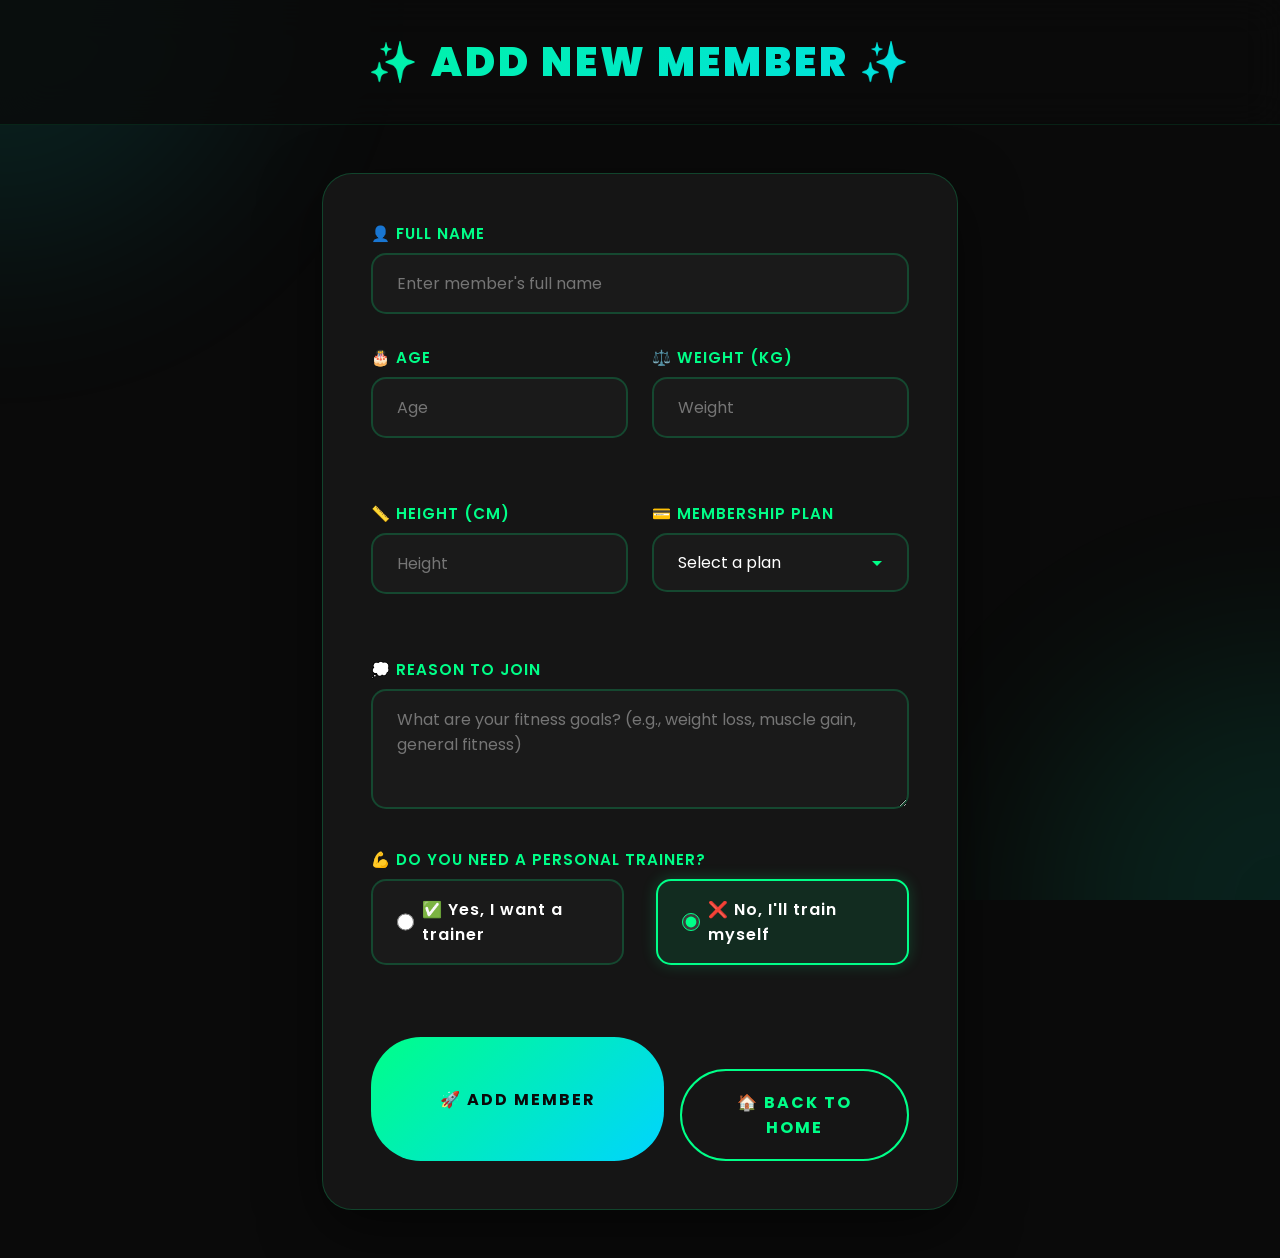
<file: templates/add_member.html>
<!DOCTYPE html>
<html lang="en">
<head>
  <meta charset="UTF-8">
  <meta name="viewport" content="width=device-width, initial-scale=1.0">
  <title>Add Member - MKC Fitness</title>
  <link href="https://fonts.googleapis.com/css2?family=Poppins:wght@300;400;600;700;900&display=swap" rel="stylesheet">
  <style>
    * {
      margin: 0;
      padding: 0;
      box-sizing: border-box;
    }

    :root {
      --primary: #00ff88;
      --secondary: #00d4ff;
      --dark: #0a0a0a;
      --dark-alt: #1a1a1a;
      --dark-card: #151515;
      --text: #ffffff;
      --text-dim: #a0a0a0;
      --gradient: linear-gradient(135deg, #00ff88, #00d4ff);
      --glow: 0 0 20px rgba(0, 255, 136, 0.5);
      --danger: #ff4757;
      --warning: #ffa502;
    }

    body {
      font-family: 'Poppins', sans-serif;
      background: var(--dark);
      color: var(--text);
      min-height: 100vh;
      position: relative;
      overflow-x: hidden;
    }

    /* Animated Background */
    .bg-animation {
      position: fixed;
      top: 0;
      left: 0;
      width: 100%;
      height: 100%;
      z-index: 0;
      opacity: 0.1;
      overflow: hidden;
    }

    .bg-animation::before,
    .bg-animation::after {
      content: '';
      position: absolute;
      width: 500px;
      height: 500px;
      border-radius: 50%;
      background: var(--gradient);
      filter: blur(100px);
      animation: float 20s infinite ease-in-out;
    }

    .bg-animation::before {
      top: -250px;
      left: -250px;
    }

    .bg-animation::after {
      bottom: -250px;
      right: -250px;
      animation-delay: -10s;
    }

    @keyframes float {
      0%, 100% { transform: translate(0, 0) scale(1); }
      33% { transform: translate(100px, -100px) scale(1.1); }
      66% { transform: translate(-100px, 100px) scale(0.9); }
    }

    /* HEADER */
    header {
      position: relative;
      z-index: 10;
      background: rgba(10, 10, 10, 0.8);
      backdrop-filter: blur(20px);
      border-bottom: 1px solid rgba(0, 255, 136, 0.1);
      padding: 2rem 5%;
      text-align: center;
      animation: slideDown 0.8s ease;
    }

    @keyframes slideDown {
      from {
        transform: translateY(-100%);
        opacity: 0;
      }
      to {
        transform: translateY(0);
        opacity: 1;
      }
    }

    header h1 {
      font-size: 2.5rem;
      font-weight: 900;
      background: var(--gradient);
      -webkit-background-clip: text;
      -webkit-text-fill-color: transparent;
      background-clip: text;
      text-transform: uppercase;
      letter-spacing: 3px;
      animation: glow 3s infinite;
    }

    @keyframes glow {
      0%, 100% { filter: drop-shadow(0 0 10px rgba(0, 255, 136, 0.5)); }
      50% { filter: drop-shadow(0 0 20px rgba(0, 212, 255, 0.8)); }
    }

    /* CONTAINER */
    .container {
      position: relative;
      z-index: 10;
      max-width: 700px;
      margin: 3rem auto;
      padding: 0 2rem;
      animation: fadeInUp 1s ease;
    }

    @keyframes fadeInUp {
      from {
        opacity: 0;
        transform: translateY(50px);
      }
      to {
        opacity: 1;
        transform: translateY(0);
      }
    }

    /* FORM CARD */
    form {
      background: var(--dark-card);
      padding: 3rem;
      border-radius: 30px;
      border: 1px solid rgba(0, 255, 136, 0.2);
      box-shadow: 0 20px 60px rgba(0, 0, 0, 0.5);
      position: relative;
      overflow: hidden;
    }

    form::before {
      content: '';
      position: absolute;
      top: -2px;
      left: -2px;
      right: -2px;
      bottom: -2px;
      background: var(--gradient);
      border-radius: 30px;
      z-index: -1;
      opacity: 0;
      transition: opacity 0.5s ease;
    }

    form:hover::before {
      opacity: 0.1;
    }

    /* FORM GROUPS */
    .form-group {
      margin-bottom: 2rem;
      animation: fadeInUp 0.6s ease both;
    }

    .form-group:nth-child(1) { animation-delay: 0.1s; }
    .form-group:nth-child(2) { animation-delay: 0.2s; }
    .form-group:nth-child(3) { animation-delay: 0.3s; }
    .form-group:nth-child(4) { animation-delay: 0.4s; }
    .form-group:nth-child(5) { animation-delay: 0.5s; }
    .form-group:nth-child(6) { animation-delay: 0.6s; }
    .form-group:nth-child(7) { animation-delay: 0.7s; }
    .form-group:nth-child(8) { animation-delay: 0.8s; }

    label {
      display: block;
      margin-bottom: 0.5rem;
      color: var(--primary);
      font-weight: 600;
      font-size: 0.95rem;
      text-transform: uppercase;
      letter-spacing: 1px;
    }

    input[type="text"],
    input[type="number"],
    textarea,
    select {
      width: 100%;
      padding: 1rem 1.5rem;
      background: var(--dark-alt);
      border: 2px solid rgba(0, 255, 136, 0.2);
      border-radius: 15px;
      color: var(--text);
      font-family: 'Poppins', sans-serif;
      font-size: 1rem;
      transition: all 0.3s ease;
      outline: none;
    }

    input[type="text"]:focus,
    input[type="number"]:focus,
    textarea:focus,
    select:focus {
      border-color: var(--primary);
      box-shadow: 0 0 20px rgba(0, 255, 136, 0.3);
      transform: translateY(-2px);
    }

    textarea {
      min-height: 120px;
      resize: vertical;
    }

    select {
      cursor: pointer;
      appearance: none;
      background-image: url("data:image/svg+xml,%3Csvg xmlns='http://www.w3.org/2000/svg' width='12' height='12' viewBox='0 0 12 12'%3E%3Cpath fill='%2300ff88' d='M6 9L1 4h10z'/%3E%3C/svg%3E");
      background-repeat: no-repeat;
      background-position: right 1.5rem center;
      padding-right: 3rem;
    }

    /* RADIO BUTTON GROUP */
    .radio-group {
      display: flex;
      gap: 2rem;
      margin-bottom: 1rem;
    }

    .radio-option {
      display: flex;
      align-items: center;
      gap: 0.5rem;
      cursor: pointer;
      padding: 1rem 1.5rem;
      background: var(--dark-alt);
      border: 2px solid rgba(0, 255, 136, 0.2);
      border-radius: 15px;
      transition: all 0.3s ease;
      flex: 1;
    }

    .radio-option:hover {
      border-color: var(--primary);
      background: rgba(0, 255, 136, 0.05);
    }

    .radio-option.selected {
      border-color: var(--primary);
      background: rgba(0, 255, 136, 0.1);
      box-shadow: 0 0 15px rgba(0, 255, 136, 0.2);
    }

    .radio-option input[type="radio"] {
      width: 20px;
      height: 20px;
      cursor: pointer;
      accent-color: var(--primary);
    }

    .radio-option label {
      margin: 0;
      cursor: pointer;
      color: var(--text);
      text-transform: none;
      font-size: 1rem;
      font-weight: 600;
    }

    /* TRAINER SELECTION SECTION */
    .trainer-section {
      transition: all 0.4s ease;
      max-height: 200px;
      opacity: 1;
      overflow: hidden;
    }

    .trainer-section.hidden {
      max-height: 0;
      opacity: 0;
      margin-bottom: 0;
      pointer-events: none;
    }

    .trainer-optional {
      font-size: 0.85rem;
      color: var(--text-dim);
      margin-top: 0.5rem;
      font-style: italic;
    }

    /* TWO COLUMN LAYOUT FOR SMALL INPUTS */
    .form-row {
      display: grid;
      grid-template-columns: 1fr 1fr;
      gap: 1.5rem;
      margin-bottom: 2rem;
    }

    /* BUTTONS */
    .button-group {
      display: flex;
      gap: 1rem;
      margin-top: 2.5rem;
    }

    button {
      flex: 1;
      padding: 1.2rem 2rem;
      border: none;
      border-radius: 50px;
      font-family: 'Poppins', sans-serif;
      font-size: 1rem;
      font-weight: 700;
      text-transform: uppercase;
      letter-spacing: 2px;
      cursor: pointer;
      transition: all 0.3s ease;
      position: relative;
      overflow: hidden;
    }

    button[type="submit"] {
      background: var(--gradient);
      color: var(--dark);
    }

    button[type="submit"]::before {
      content: '';
      position: absolute;
      top: 50%;
      left: 50%;
      width: 0;
      height: 0;
      border-radius: 50%;
      background: rgba(255, 255, 255, 0.3);
      transform: translate(-50%, -50%);
      transition: width 0.6s, height 0.6s;
    }

    button[type="submit"]:hover::before {
      width: 400px;
      height: 400px;
    }

    button[type="submit"]:hover {
      transform: translateY(-3px);
      box-shadow: var(--glow);
    }

    button[type="button"],
    .back-btn {
      background: transparent;
      color: var(--primary);
      border: 2px solid var(--primary);
    }

    button[type="button"]:hover,
    .back-btn:hover {
      background: rgba(0, 255, 136, 0.1);
      transform: translateY(-3px);
      box-shadow: 0 5px 20px rgba(0, 255, 136, 0.2);
    }

    .back-link {
      display: block;
      margin-top: 2rem;
      text-decoration: none;
    }

    /* SUCCESS INDICATOR */
    .form-progress {
      position: absolute;
      top: 0;
      left: 0;
      width: 0%;
      height: 3px;
      background: var(--gradient);
      transition: width 0.3s ease;
    }

    /* ERROR STATES */
    .error {
      border-color: var(--danger) !important;
      box-shadow: 0 0 10px rgba(255, 71, 87, 0.3) !important;
    }

    .error-message {
      color: var(--danger);
      font-size: 0.8rem;
      margin-top: 0.5rem;
      display: none;
    }

    .error-message.show {
      display: block;
      animation: shake 0.5s ease;
    }

    @keyframes shake {
      0%, 100% { transform: translateX(0); }
      25% { transform: translateX(-5px); }
      75% { transform: translateX(5px); }
    }

    /* FLASH MESSAGES */
    .flash-messages {
      position: fixed;
      top: 100px;
      right: 20px;
      z-index: 1000;
      max-width: 400px;
    }

    .flash-success {
      background: var(--primary);
      color: var(--dark);
      padding: 1rem 1.5rem;
      border-radius: 10px;
      margin-bottom: 0.5rem;
      font-weight: 600;
      box-shadow: var(--glow);
    }

    .flash-error {
      background: var(--danger);
      color: var(--text);
      padding: 1rem 1.5rem;
      border-radius: 10px;
      margin-bottom: 0.5rem;
      font-weight: 600;
    }

    /* RESPONSIVE */
    @media (max-width: 768px) {
      .container {
        padding: 0 1rem;
        margin: 2rem auto;
      }

      form {
        padding: 2rem 1.5rem;
      }

      header h1 {
        font-size: 2rem;
      }

      .form-row {
        grid-template-columns: 1fr;
      }

      .radio-group {
        flex-direction: column;
        gap: 1rem;
      }

      .button-group {
        flex-direction: column;
      }
    }
  </style>
</head>
<body>
  <div class="bg-animation"></div>

  <header>
    <h1>✨ Add New Member ✨</h1>
  </header>

  <div class="container">
    <form method="POST" id="memberForm">
      <div class="form-progress"></div>

      <div class="form-group">
        <label>👤 Full Name</label>
        <input type="text" name="name" placeholder="Enter member's full name" required>
        <div class="error-message" id="nameError">Please enter a valid name</div>
      </div>

      <div class="form-row">
        <div class="form-group">
          <label>🎂 Age</label>
          <input type="number" name="age" placeholder="Age" min="10" max="100" required>
          <div class="error-message" id="ageError">Age must be between 10 and 100</div>
        </div>

        <div class="form-group">
          <label>⚖️ Weight (kg)</label>
          <input type="number" step="0.1" name="weight" placeholder="Weight" min="20" max="300" required>
          <div class="error-message" id="weightError">Weight must be between 20kg and 300kg</div>
        </div>
      </div>

      <div class="form-row">
        <div class="form-group">
          <label>📏 Height (cm)</label>
          <input type="number" step="0.1" name="height" placeholder="Height" min="100" max="250" required>
          <div class="error-message" id="heightError">Height must be between 100cm and 250cm</div>
        </div>

        <div class="form-group">
          <label>💳 Membership Plan</label>
          <select name="plan" required>
            <option value="">Select a plan</option>
            <option value="1 Month">1 Month - ₹1000</option>
            <option value="3 Months">3 Months - ₹2500</option>
            <option value="6 Months">6 Months - ₹4500</option>
            <option value="1 Year">1 Year - ₹8000</option>
          </select>
          <div class="error-message" id="planError">Please select a membership plan</div>
        </div>
      </div>

      <div class="form-group">
        <label>💭 Reason to Join</label>
        <textarea name="reason" placeholder="What are your fitness goals? (e.g., weight loss, muscle gain, general fitness)" required></textarea>
        <div class="error-message" id="reasonError">Please describe your fitness goals</div>
      </div>

      <div class="form-group">
        <label>💪 Do you need a Personal Trainer?</label>
        <div class="radio-group">
          <div class="radio-option" id="trainerYesOption">
            <input type="radio" name="trainer_required" id="trainer_yes" value="yes">
            <label for="trainer_yes">✅ Yes, I want a trainer</label>
          </div>
          <div class="radio-option selected" id="trainerNoOption">
            <input type="radio" name="trainer_required" id="trainer_no" value="no" checked>
            <label for="trainer_no">❌ No, I'll train myself</label>
          </div>
        </div>
        <input type="hidden" name="trainer_required_bool" id="trainerRequiredBool" value="false">
      </div>

      <div class="form-group trainer-section hidden" id="trainerSection">
        <label>🏃 Choose Your Trainer</label>
        <select name="trainer_id" id="trainerSelect">
          <option value="">Select a trainer</option>
          <option value="1">John Smith - Strength Training</option>
          <option value="2">Sarah Johnson - Yoga & Flexibility</option>
          <option value="3">Mike Davis - Cardio & Weight Loss</option>
        </select>
        <div class="trainer-optional">You can change your trainer later if needed</div>
        <div class="error-message" id="trainer_idError">Please select a trainer</div>
      </div>

      <div class="button-group">
        <button type="submit">🚀 Add Member</button>
        <a href="/" class="back-link" style="flex: 1;">
          <button type="button" class="back-btn">🏠 Back to Home</button>
        </a>
      </div>
    </form>
  </div>

  <script>
    const trainerYesOption = document.getElementById('trainerYesOption');
    const trainerNoOption = document.getElementById('trainerNoOption');
    const trainerYesRadio = document.getElementById('trainer_yes');
    const trainerNoRadio = document.getElementById('trainer_no');
    const trainerSection = document.getElementById('trainerSection');
    const trainerSelect = document.getElementById('trainerSelect');
    const trainerError = document.getElementById('trainer_idError');
    const trainerRequiredBool = document.getElementById('trainerRequiredBool');

    function showTrainerSection() {
      trainerYesRadio.checked = true;
      trainerYesOption.classList.add('selected');
      trainerNoOption.classList.remove('selected');
      trainerSection.classList.remove('hidden');
      trainerRequiredBool.value = 'true';
      trainerSelect.setAttribute('required', 'required');
    }

    function hideTrainerSection() {
      trainerNoRadio.checked = true;
      trainerNoOption.classList.add('selected');
      trainerYesOption.classList.remove('selected');
      trainerSection.classList.add('hidden');
      trainerRequiredBool.value = 'false';
      trainerSelect.removeAttribute('required');
      trainerSelect.value = '';
      trainerError.classList.remove('show');
      trainerSelect.classList.remove('error');
    }

    trainerYesOption.addEventListener('click', showTrainerSection);
    trainerNoOption.addEventListener('click', hideTrainerSection);
    trainerYesRadio.addEventListener('change', function() {
      if (this.checked) showTrainerSection();
    });
    trainerNoRadio.addEventListener('change', function() {
      if (this.checked) hideTrainerSection();
    });

    const form = document.getElementById('memberForm');
    const allInputs = form.querySelectorAll('input[required], textarea[required], select[required]');
    const progress = document.querySelector('.form-progress');

    function updateProgress() {
      let filled = 0;
      let totalToCount = 0;
      
      allInputs.forEach(input => {
        if (input.id === 'trainerSelect' && trainerSection.classList.contains('hidden')) {
          return;
        }
        totalToCount++;
        if (input.value.trim() !== '') filled++;
      });
      
      const percentage = totalToCount > 0 ? (filled / totalToCount) * 100 : 0;
      progress.style.width = percentage + '%';
    }

    allInputs.forEach(input => {
      input.addEventListener('input', updateProgress);
      input.addEventListener('change', updateProgress);
    });

    function validateField(input, errorElement, validationFn) {
      const isValid = validationFn(input.value);
      if (!isValid && input.value.trim() !== '') {
        input.classList.add('error');
        errorElement.classList.add('show');
      } else {
        input.classList.remove('error');
        errorElement.classList.remove('show');
      }
      return isValid;
    }

    const validations = {
      name: (value) => value.trim().length >= 2,
      age: (value) => {
        const age = parseInt(value);
        return !isNaN(age) && age >= 10 && age <= 100;
      },
      weight: (value) => {
        const weight = parseFloat(value);
        return !isNaN(weight) && weight >= 20 && weight <= 300;
      },
      height: (value) => {
        const height = parseFloat(value);
        return !isNaN(height) && height >= 100 && height <= 250;
      },
      plan: (value) => value.trim() !== '',
      reason: (value) => value.trim().length >= 10,
      trainer_id: (value) => {
        if (trainerSection.classList.contains('hidden')) return true;
        return value.trim() !== '';
      }
    };

    document.getElementById('memberForm').addEventListener('input', function(e) {
      const input = e.target;
      const fieldName = input.name;
      
      if (validations[fieldName]) {
        const errorElement = document.getElementById(fieldName + 'Error');
        if (errorElement) {
          validateField(input, errorElement, validations[fieldName]);
        }
      }
      
      updateProgress();
    });

    form.addEventListener('submit', function(e) {
      let isValid = true;
      
      document.querySelectorAll('.error-message').forEach(el => el.classList.remove('show'));
      document.querySelectorAll('.error').forEach(el => el.classList.remove('error'));
      
      allInputs.forEach(input => {
        if (input.id === 'trainerSelect' && trainerSection.classList.contains('hidden')) {
          return;
        }
        
        const fieldName = input.name;
        const errorElement = document.getElementById(fieldName + 'Error');
        
        if (errorElement && validations[fieldName]) {
          const fieldIsValid = validateField(input, errorElement, validations[fieldName]);
          if (!fieldIsValid) isValid = false;
        }
      });
      
      if (!isValid) {
        e.preventDefault();
        const firstError = document.querySelector('.error');
        if (firstError) {
          firstError.scrollIntoView({ behavior: 'smooth', block: 'center' });
        }
      }
    });

    function createParticle() {
      const particle = document.createElement('div');
      particle.style.position = 'fixed';
      particle.style.width = Math.random() * 4 + 2 + 'px';
      particle.style.height = particle.style.width;
      particle.style.background = 'var(--primary)';
      particle.style.borderRadius = '50%';
      particle.style.left = Math.random() * 100 + '%';
      particle.style.top = '100%';
      particle.style.opacity = '0.3';
      particle.style.pointerEvents = 'none';
      particle.style.zIndex = '1';
      document.body.appendChild(particle);

      const duration = Math.random() * 3 + 3;
      const drift = (Math.random() - 0.5) * 100;

      particle.animate([
        { transform: 'translateY(0) translateX(0)', opacity: 0.3 },
        { transform: `translateY(-100vh) translateX(${drift}px)`, opacity: 0 }
      ], {
        duration: duration * 1000,
        easing: 'ease-out'
      }).onfinish = () => particle.remove();
    }

    setInterval(createParticle, 500);
  </script>
</body>
</html>
</file>
